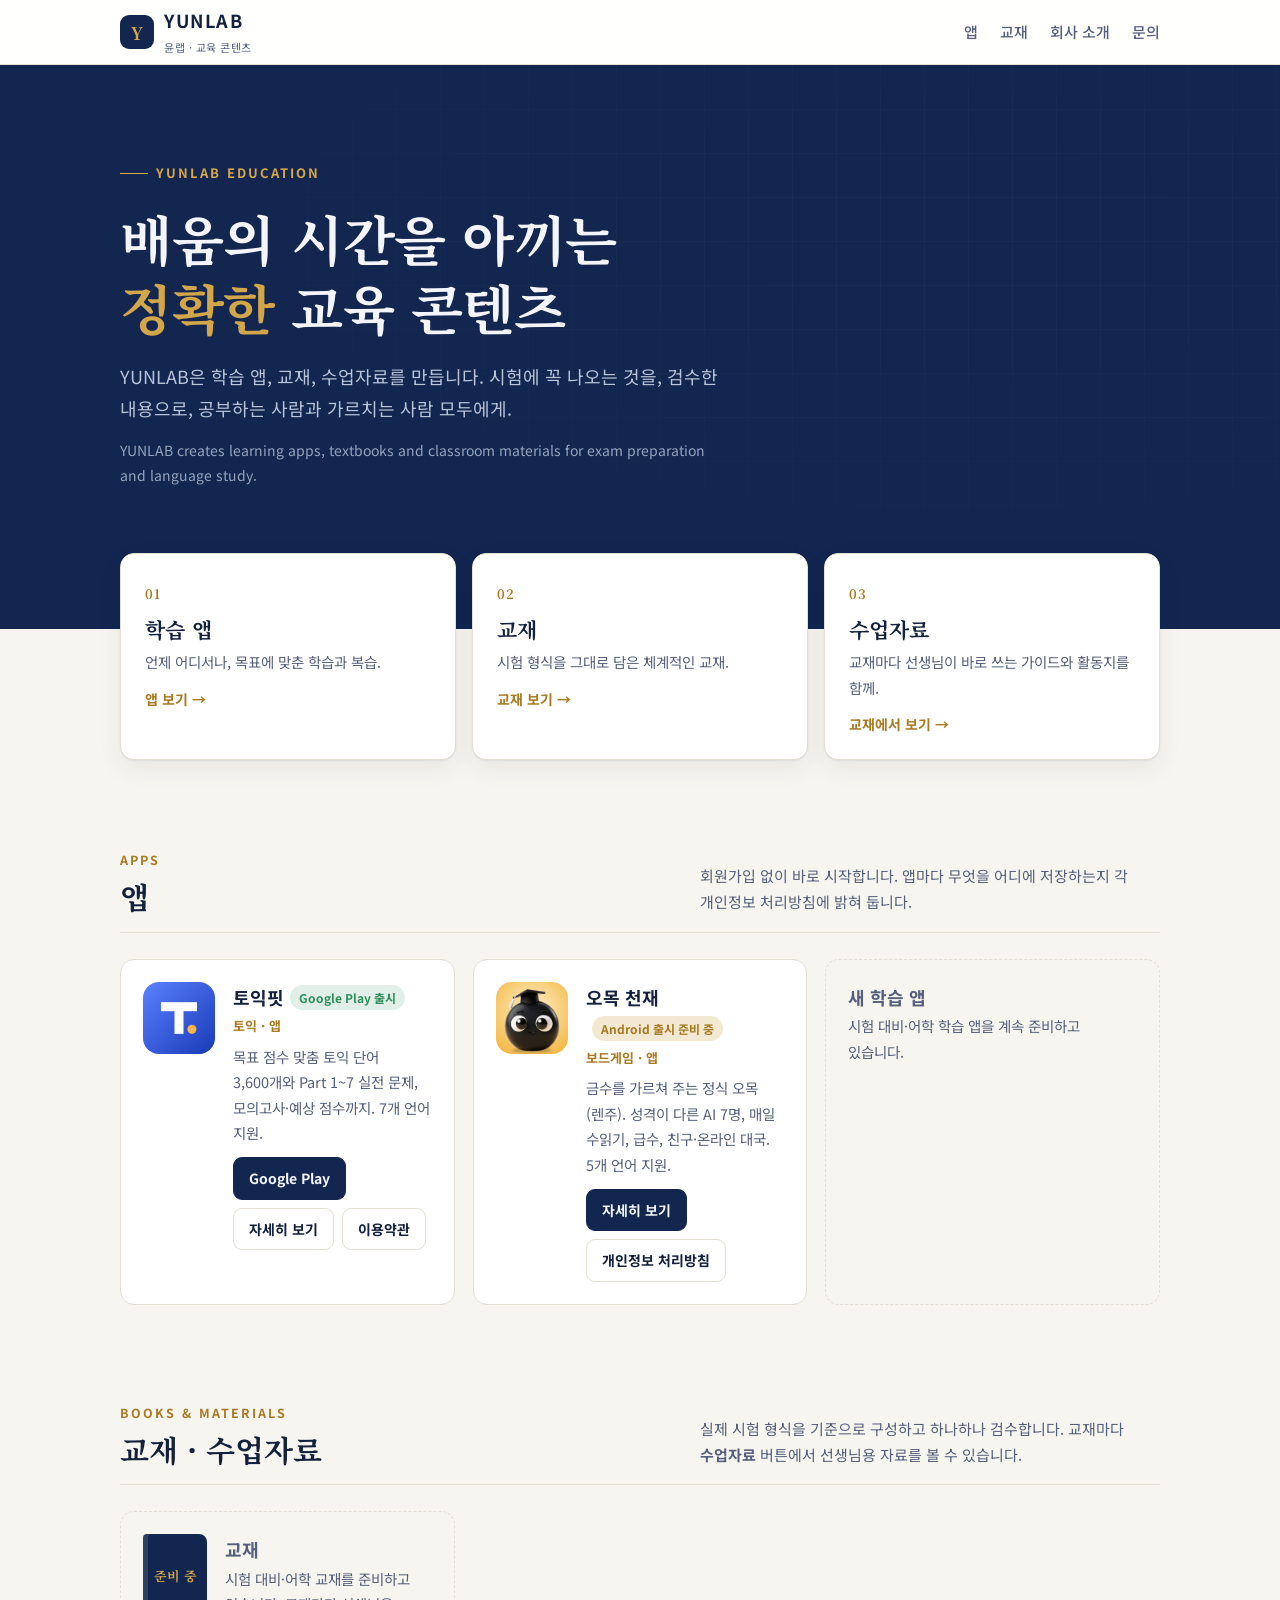
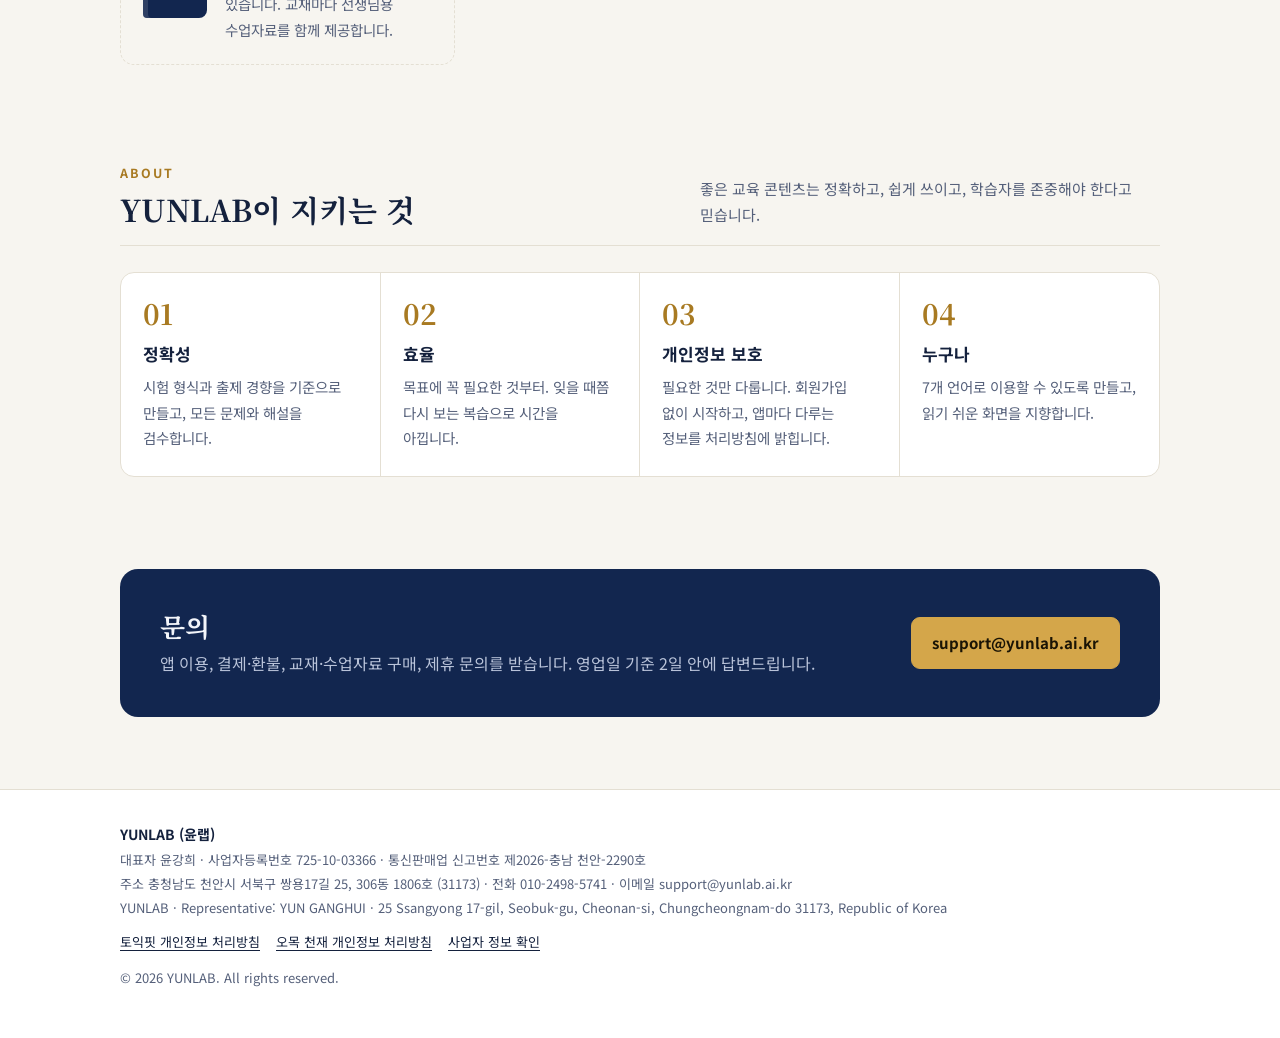
<file: index.html>
<!doctype html>
<html lang="ko">
<head>
<meta charset="utf-8" />
<meta name="viewport" content="width=device-width, initial-scale=1" />
<title>YUNLAB 윤랩 · 교육 콘텐츠</title>
<meta name="description" content="YUNLAB(윤랩)은 학습 앱, 교재, 수업자료를 만드는 교육 콘텐츠 회사입니다." />
<meta property="og:title" content="YUNLAB 윤랩" />
<meta property="og:description" content="배움의 시간을 아끼는 교육 콘텐츠 — 학습 앱 · 교재 · 수업자료" />
<link rel="icon" href="toeicfit/icon.png" />
<link rel="preconnect" href="https://fonts.googleapis.com" />
<link rel="preconnect" href="https://fonts.gstatic.com" crossorigin />
<link rel="stylesheet" href="https://fonts.googleapis.com/css2?family=Noto+Sans+KR:wght@400;500;700&family=Noto+Serif+KR:wght@600;700&display=swap" />
<link rel="stylesheet" href="site.css" />
</head>
<body>
<header class="top"><div class="wrap">
  <a class="brand" href="./"><span class="mark">Y</span><span><b>YUNLAB</b><small>윤랩 · 교육 콘텐츠</small></span></a>
  <nav><a href="#apps">앱</a><a href="#books">교재</a><a href="#about">회사 소개</a><a href="#contact">문의</a></nav>
</div></header>

<div class="hero"><div class="wrap">
  <span class="eyebrow">YUNLAB Education</span>
  <h1>배움의 시간을 아끼는<br /><em>정확한</em> 교육 콘텐츠</h1>
  <p class="lead">YUNLAB은 학습 앱, 교재, 수업자료를 만듭니다. 시험에 꼭 나오는 것을, 검수한 내용으로, 공부하는 사람과 가르치는 사람 모두에게.</p>
  <p class="en">YUNLAB creates learning apps, textbooks and classroom materials for exam preparation and language study.</p>
</div></div>

<main class="wrap">
  <div class="pillars">
    <a class="pillar" href="#apps"><span class="num">01</span><h3>학습 앱</h3><p>언제 어디서나, 목표에 맞춘 학습과 복습.</p><span class="go">앱 보기 →</span></a>
    <a class="pillar" href="#books"><span class="num">02</span><h3>교재</h3><p>시험 형식을 그대로 담은 체계적인 교재.</p><span class="go">교재 보기 →</span></a>
    <a class="pillar" href="#books"><span class="num">03</span><h3>수업자료</h3><p>교재마다 선생님이 바로 쓰는 가이드와 활동지를 함께.</p><span class="go">교재에서 보기 →</span></a>
  </div>

  <section class="block" id="apps">
    <div class="sec-head"><div><span class="kicker">Apps</span><h2>앱</h2></div><p>회원가입 없이 바로 시작합니다. 앱마다 무엇을 어디에 저장하는지 각 개인정보 처리방침에 밝혀 둡니다.</p></div>
    <div class="grid" data-list="apps"></div>
  </section>

  <section class="block" id="books">
    <div class="sec-head"><div><span class="kicker">Books &amp; Materials</span><h2>교재 · 수업자료</h2></div><p>실제 시험 형식을 기준으로 구성하고 하나하나 검수합니다. 교재마다 <b>수업자료</b> 버튼에서 선생님용 자료를 볼 수 있습니다.</p></div>
    <div class="grid" data-list="books"></div>
  </section>

  <section class="block" id="about">
    <div class="sec-head"><div><span class="kicker">About</span><h2>YUNLAB이 지키는 것</h2></div><p>좋은 교육 콘텐츠는 정확하고, 쉽게 쓰이고, 학습자를 존중해야 한다고 믿습니다.</p></div>
    <div class="values">
      <div class="value"><b>01</b><h3>정확성</h3><p>시험 형식과 출제 경향을 기준으로 만들고, 모든 문제와 해설을 검수합니다.</p></div>
      <div class="value"><b>02</b><h3>효율</h3><p>목표에 꼭 필요한 것부터. 잊을 때쯤 다시 보는 복습으로 시간을 아낍니다.</p></div>
      <div class="value"><b>03</b><h3>개인정보 보호</h3><p>필요한 것만 다룹니다. 회원가입 없이 시작하고, 앱마다 다루는 정보를 처리방침에 밝힙니다.</p></div>
      <div class="value"><b>04</b><h3>누구나</h3><p>7개 언어로 이용할 수 있도록 만들고, 읽기 쉬운 화면을 지향합니다.</p></div>
    </div>
  </section>

  <div class="contact" id="contact">
    <div><h2>문의</h2><p>앱 이용, 결제·환불, 교재·수업자료 구매, 제휴 문의를 받습니다. 영업일 기준 2일 안에 답변드립니다.</p></div>
    <a class="btn" href="mailto:support@yunlab.ai.kr">support@yunlab.ai.kr</a>
  </div>
</main>

<footer><div class="wrap">
  <div class="biz"><b>YUNLAB (윤랩)</b><br />
  대표자 윤강희 · 사업자등록번호 725-10-03366 · 통신판매업 신고번호 제2026-충남 천안-2290호<br />
  주소 충청남도 천안시 서북구 쌍용17길 25, 306동 1806호 (31173) · 전화 010-2498-5741 · 이메일 support@yunlab.ai.kr<br />
  YUNLAB · Representative: YUN GANGHUI · 25 Ssangyong 17-gil, Seobuk-gu, Cheonan-si, Chungcheongnam-do 31173, Republic of Korea</div>
  <div class="links"><a href="privacy.html">토익핏 개인정보 처리방침</a><a href="omok/privacy.html">오목 천재 개인정보 처리방침</a><a href="https://www.ftc.go.kr/bizCommPop.do?wrkr_no=7251003366" target="_blank" rel="noopener">사업자 정보 확인</a></div>
  <div class="copy">© 2026 YUNLAB. All rights reserved.</div>
</div></footer>

<noscript><p class="wrap">목록을 보려면 자바스크립트를 켜 주세요. <a href="toeicfit/">토익핏 소개</a> · <a href="omok/">오목 천재 소개</a></p></noscript>
<script src="catalog.js"></script>
<script src="render.js"></script>
</body>
</html>
</file>
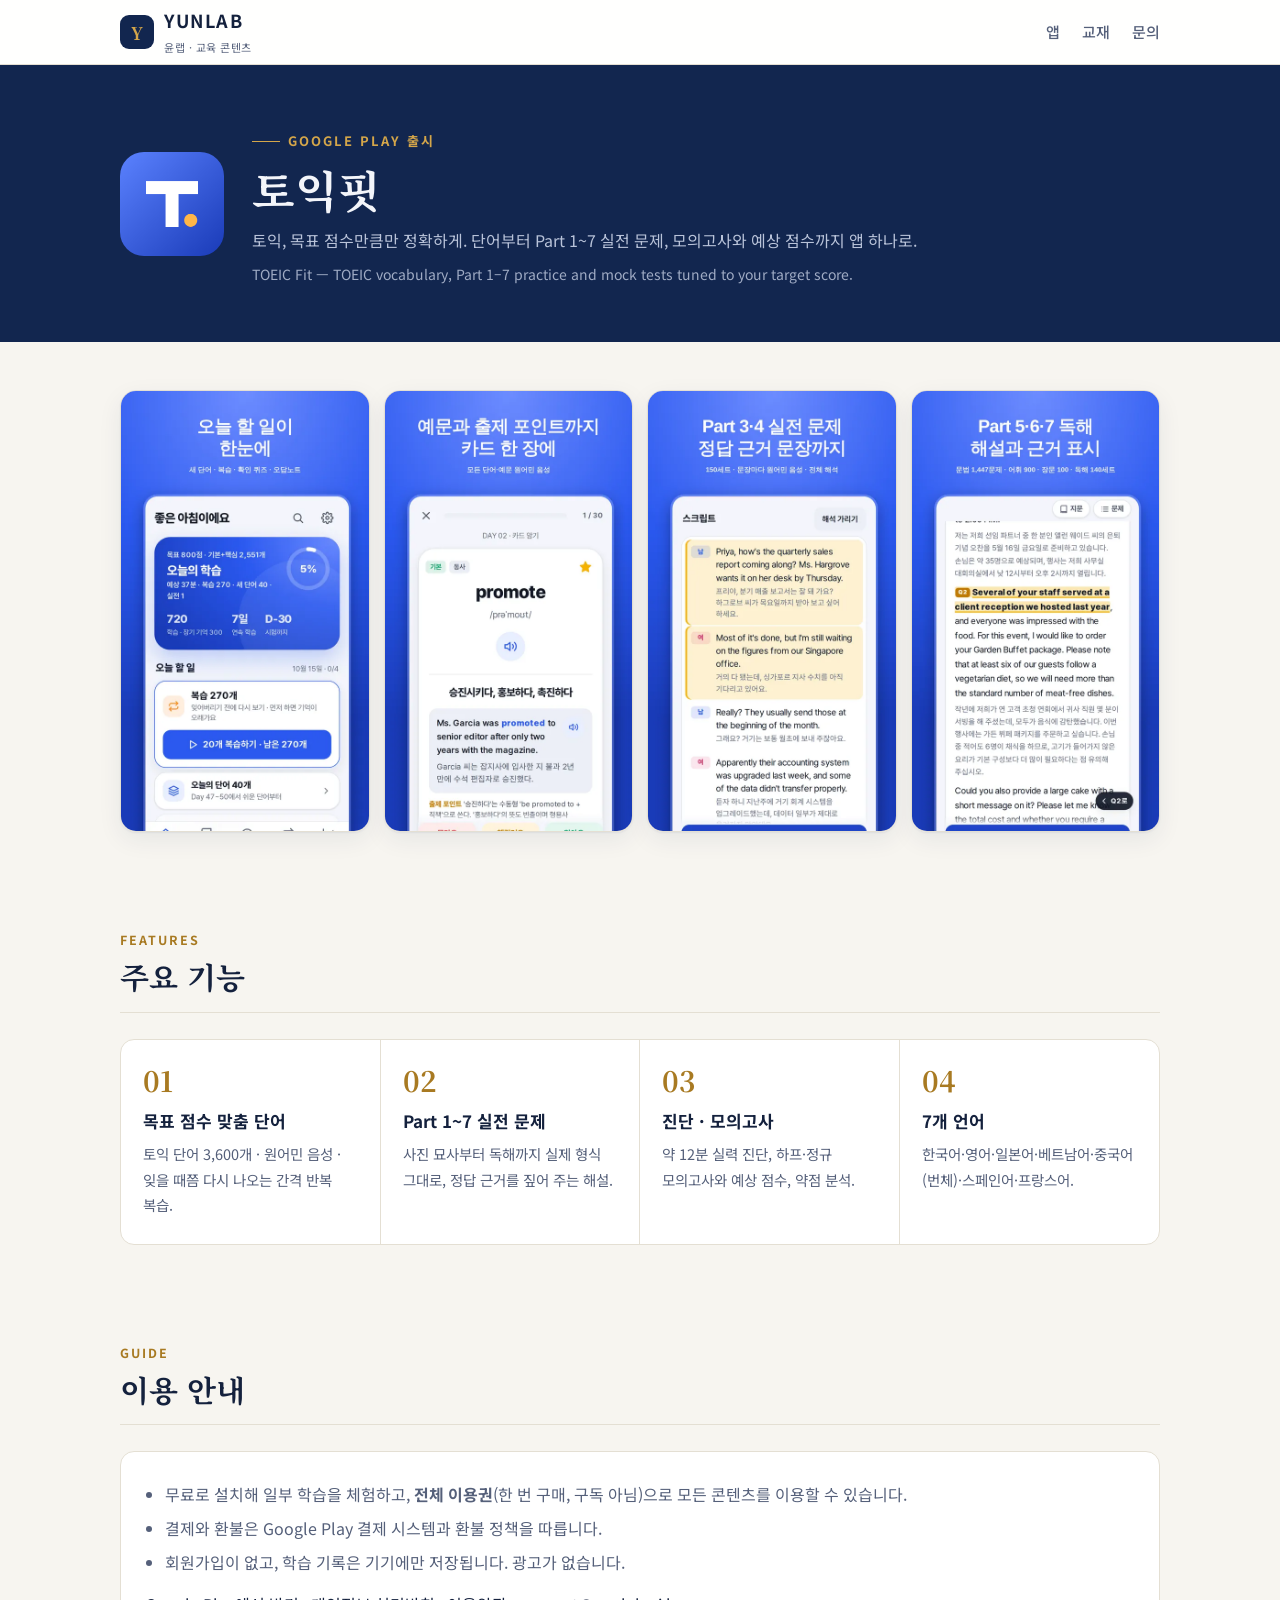
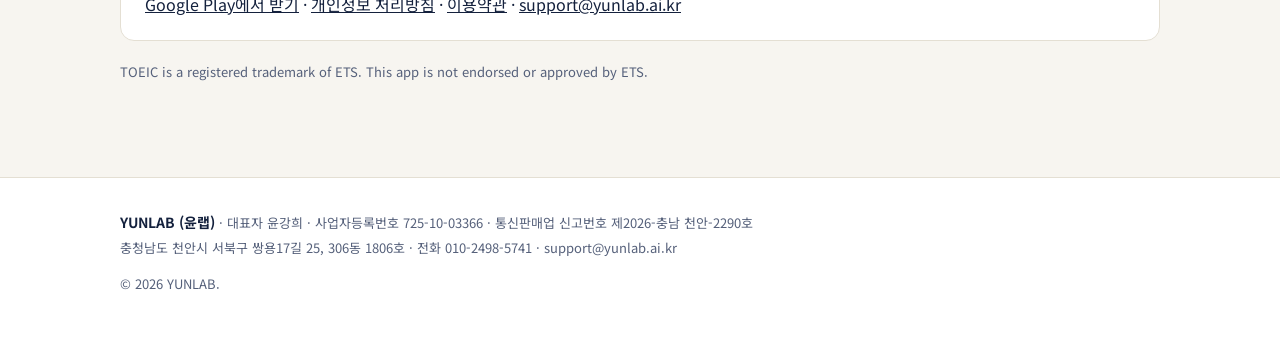
<file: toeicfit/index.html>
<!doctype html>
<html lang="ko">
<head>
<meta charset="utf-8" />
<meta name="viewport" content="width=device-width, initial-scale=1" />
<title>토익핏 · YUNLAB</title>
<meta name="description" content="목표 점수 맞춤 토익 단어·실전 문제·모의고사 앱, 토익핏." />
<link rel="icon" href="icon.png" />
<link rel="preconnect" href="https://fonts.googleapis.com" />
<link rel="preconnect" href="https://fonts.gstatic.com" crossorigin />
<link rel="stylesheet" href="https://fonts.googleapis.com/css2?family=Noto+Sans+KR:wght@400;500;700&family=Noto+Serif+KR:wght@600;700&display=swap" />
<link rel="stylesheet" href="../site.css" />
</head>
<body>
<header class="top"><div class="wrap">
  <a class="brand" href="../"><span class="mark">Y</span><span><b>YUNLAB</b><small>윤랩 · 교육 콘텐츠</small></span></a>
  <nav><a href="../#apps">앱</a><a href="../#books">교재</a><a href="../#contact">문의</a></nav>
</div></header>

<div class="page-hero"><div class="wrap">
  <img src="icon.png" alt="토익핏 아이콘" width="104" height="104" />
  <div>
    <span class="eyebrow">Google Play 출시</span>
    <h1>토익핏</h1>
    <p>토익, 목표 점수만큼만 정확하게. 단어부터 Part 1~7 실전 문제, 모의고사와 예상 점수까지 앱 하나로.</p>
    <p style="margin-top:8px;font-size:14px;opacity:.85">TOEIC Fit — TOEIC vocabulary, Part 1–7 practice and mock tests tuned to your target score.</p>
  </div>
</div></div>

<main class="wrap">
  <section class="block" style="padding-top:48px">
    <div class="shots">
      <img src="02-home.webp" alt="홈 화면: 오늘 할 일과 진행률" loading="lazy" width="540" height="960" />
      <img src="03-card.webp" alt="단어 카드 학습 화면" loading="lazy" width="540" height="960" />
      <img src="04-p3.webp" alt="Part 3 듣기 문제 화면" loading="lazy" width="540" height="960" />
      <img src="05-p7.webp" alt="Part 7 독해 문제 화면" loading="lazy" width="540" height="960" />
    </div>
  </section>

  <section class="block">
    <div class="sec-head"><div><span class="kicker">Features</span><h2>주요 기능</h2></div></div>
    <div class="values">
      <div class="value"><b>01</b><h3>목표 점수 맞춤 단어</h3><p>토익 단어 3,600개 · 원어민 음성 · 잊을 때쯤 다시 나오는 간격 반복 복습.</p></div>
      <div class="value"><b>02</b><h3>Part 1~7 실전 문제</h3><p>사진 묘사부터 독해까지 실제 형식 그대로, 정답 근거를 짚어 주는 해설.</p></div>
      <div class="value"><b>03</b><h3>진단 · 모의고사</h3><p>약 12분 실력 진단, 하프·정규 모의고사와 예상 점수, 약점 분석.</p></div>
      <div class="value"><b>04</b><h3>7개 언어</h3><p>한국어·영어·일본어·베트남어·중국어(번체)·스페인어·프랑스어.</p></div>
    </div>
  </section>

  <section class="block">
    <div class="sec-head"><div><span class="kicker">Guide</span><h2>이용 안내</h2></div></div>
    <div class="note">
      <ul>
        <li>무료로 설치해 일부 학습을 체험하고, <b>전체 이용권</b>(한 번 구매, 구독 아님)으로 모든 콘텐츠를 이용할 수 있습니다.</li>
        <li>결제와 환불은 Google Play 결제 시스템과 환불 정책을 따릅니다.</li>
        <li>회원가입이 없고, 학습 기록은 기기에만 저장됩니다. 광고가 없습니다.</li>
      </ul>
      <p style="margin:14px 0 0"><a href="https://play.google.com/store/apps/details?id=com.toeicfit.app">Google Play에서 받기</a> · <a href="../privacy.html">개인정보 처리방침</a> · <a href="terms.html">이용약관</a> · <a href="mailto:support@yunlab.ai.kr">support@yunlab.ai.kr</a></p>
    </div>
    <p class="fine">TOEIC is a registered trademark of ETS. This app is not endorsed or approved by ETS.</p>
  </section>
</main>

<footer><div class="wrap">
  <div class="biz"><b>YUNLAB (윤랩)</b> · 대표자 윤강희 · 사업자등록번호 725-10-03366 · 통신판매업 신고번호 제2026-충남 천안-2290호<br />
  충청남도 천안시 서북구 쌍용17길 25, 306동 1806호 · 전화 010-2498-5741 · support@yunlab.ai.kr</div>
  <div class="copy">© 2026 YUNLAB.</div>
</div></footer>
</body>
</html>
</file>
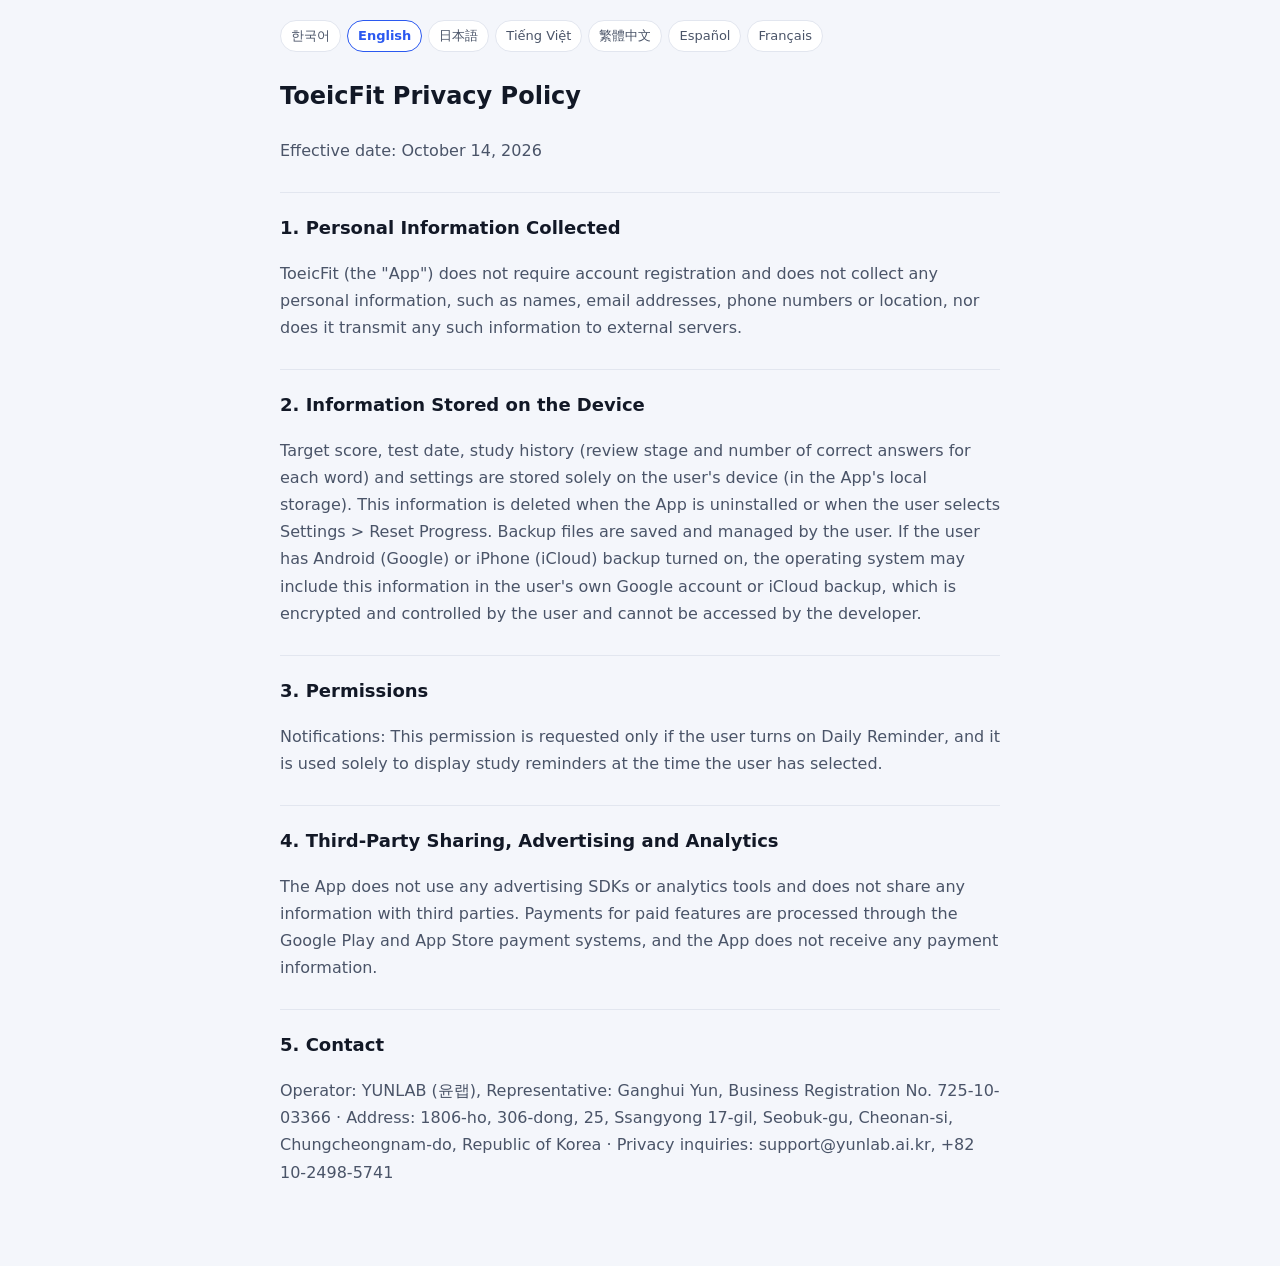
<file: privacy.html>
<!doctype html>
<html lang="ko">
<head>
<meta charset="utf-8" />
<meta name="viewport" content="width=device-width, initial-scale=1" />
<title>ToeicFit · Privacy Policy · 개인정보 처리방침</title>
<style>
  :root { --bg: #f4f6fb; --fg: #121826; --muted: #4a5468; --line: #e2e6ef; --chip: #fff; --brand: #2b59f0; color-scheme: light; }
  @media (prefers-color-scheme: dark) { :root { --bg: #0d1117; --fg: #edf1f7; --muted: #aab3c3; --line: #262e3b; --chip: #161b22; --brand: #6d8dff; color-scheme: dark; } }
  body { margin: 0; background: var(--bg); color: var(--fg); font: 16px/1.7 -apple-system, "Apple SD Gothic Neo", "Malgun Gothic", "Hiragino Sans", "PingFang TC", system-ui, sans-serif; word-break: keep-all; overflow-wrap: break-word; }
  main { max-width: 720px; margin: 0 auto; padding: 20px 20px 64px; }
  nav { display: flex; flex-wrap: wrap; gap: 6px; }
  nav button { font: inherit; font-size: 13px; padding: 4px 10px; border-radius: 99px; border: 1px solid var(--line); background: var(--chip); color: var(--muted); cursor: pointer; }
  nav button[aria-pressed="true"] { border-color: var(--brand); color: var(--brand); font-weight: 700; }
  h1 { font-size: 24px; margin-top: 24px; } h2 { font-size: 18px; margin-top: 28px; border-top: 1px solid var(--line); padding-top: 20px; }
  p { color: var(--muted); }
</style>
</head>
<body>
<main>
<nav><button type="button" data-pick="ko" lang="ko">한국어</button><button type="button" data-pick="en" lang="en">English</button><button type="button" data-pick="ja" lang="ja">日本語</button><button type="button" data-pick="vi" lang="vi">Tiếng Việt</button><button type="button" data-pick="zh-TW" lang="zh-TW">繁體中文</button><button type="button" data-pick="es" lang="es">Español</button><button type="button" data-pick="fr" lang="fr">Français</button></nav>
<section lang="ko" data-l="ko" hidden>
  <h1>토익핏 개인정보 처리방침</h1>
  <p>시행일: 2026년 10월 14일</p>
  <h2>1. 수집하는 개인정보</h2>
  <p>토익핏(이하 "앱")은 회원가입이 없으며, 이름·이메일·전화번호·위치 등 어떤 개인정보도 수집하거나 외부 서버로 전송하지 않습니다.</p>
  <h2>2. 기기에 저장되는 정보</h2>
  <p>목표 점수, 시험일, 학습 기록(단어별 복습 단계·정답 수), 설정은 사용자의 기기 안(앱 저장소)에만 저장됩니다. 앱을 삭제하거나 설정 &gt; 학습 기록 초기화를 누르면 지워집니다. 백업 파일은 사용자가 직접 저장·관리합니다. 사용자가 기기의 Android(Google) 또는 iPhone(iCloud) 백업을 켜 둔 경우 운영체제가 이 정보를 사용자 본인의 Google 계정 또는 iCloud 백업에 포함할 수 있으며, 이 백업은 암호화되어 사용자가 직접 관리하고 개발자는 접근할 수 없습니다.</p>
  <h2>3. 권한</h2>
  <p>알림: 사용자가 '매일 학습 알림'을 켠 경우에만 요청하며, 정한 시간에 학습 알림을 표시하는 데만 사용합니다.</p>
  <h2>4. 제3자 제공 · 광고 · 분석</h2>
  <p>앱은 광고 SDK와 분석 도구를 사용하지 않으며, 어떤 정보도 제3자에게 제공하지 않습니다. 유료 기능 결제는 Google Play·App Store의 결제 시스템을 통해 처리되며, 앱은 결제 정보를 받지 않습니다.</p>
  <h2>5. 문의</h2>
  <p>운영자: 윤랩(대표 윤강희, 사업자등록번호 725-10-03366) · 주소: 충청남도 천안시 서북구 쌍용17길 25, 306동 1806호 · 개인정보 관련 문의: support@yunlab.ai.kr, 010-2498-5741</p>
</section>
<section lang="en" data-l="en" hidden>
  <h1>ToeicFit Privacy Policy</h1>
  <p>Effective date: October 14, 2026</p>
  <h2>1. Personal Information Collected</h2>
  <p>ToeicFit (the "App") does not require account registration and does not collect any personal information, such as names, email addresses, phone numbers or location, nor does it transmit any such information to external servers.</p>
  <h2>2. Information Stored on the Device</h2>
  <p>Target score, test date, study history (review stage and number of correct answers for each word) and settings are stored solely on the user's device (in the App's local storage). This information is deleted when the App is uninstalled or when the user selects Settings &gt; Reset Progress. Backup files are saved and managed by the user. If the user has Android (Google) or iPhone (iCloud) backup turned on, the operating system may include this information in the user's own Google account or iCloud backup, which is encrypted and controlled by the user and cannot be accessed by the developer.</p>
  <h2>3. Permissions</h2>
  <p>Notifications: This permission is requested only if the user turns on Daily Reminder, and it is used solely to display study reminders at the time the user has selected.</p>
  <h2>4. Third-Party Sharing, Advertising and Analytics</h2>
  <p>The App does not use any advertising SDKs or analytics tools and does not share any information with third parties. Payments for paid features are processed through the Google Play and App Store payment systems, and the App does not receive any payment information.</p>
  <h2>5. Contact</h2>
  <p>Operator: YUNLAB (윤랩), Representative: Ganghui Yun, Business Registration No. 725-10-03366 · Address: 1806-ho, 306-dong, 25, Ssangyong 17-gil, Seobuk-gu, Cheonan-si, Chungcheongnam-do, Republic of Korea · Privacy inquiries: support@yunlab.ai.kr, +82 10-2498-5741</p>
</section>
<section lang="ja" data-l="ja" hidden>
  <h1>トイックフィット プライバシーポリシー</h1>
  <p>施行日：2026年10月14日</p>
  <h2>1. 収集する個人情報</h2>
  <p>トイックフィット（以下「本アプリ」）には会員登録がなく、氏名・メールアドレス・電話番号・位置情報など、いかなる個人情報も収集せず、外部のサーバーへ送信することもありません。</p>
  <h2>2. 端末に保存される情報</h2>
  <p>目標スコア、受験日、学習記録（単語ごとの復習段階・正解数）および設定は、ユーザーの端末内（アプリのストレージ）にのみ保存されます。これらの情報は、本アプリを削除するか、［設定］&gt;［学習記録をリセット］を実行すると消去されます。バックアップファイルは、ユーザーご自身で保存・管理していただくものとします。ユーザーが端末のAndroid（Google）またはiPhone（iCloud）のバックアップをオンにしている場合、OSがこれらの情報をユーザーご本人のGoogleアカウントまたはiCloudのバックアップに含めることがありますが、このバックアップは暗号化されてユーザーご自身が管理するものであり、開発者はアクセスできません。</p>
  <h2>3. 権限</h2>
  <p>通知：ユーザーが「毎日の学習リマインダー」をオンにした場合にのみ許可を求め、設定された時刻に学習のお知らせを表示する目的にのみ使用します。</p>
  <h2>4. 第三者提供・広告・分析</h2>
  <p>本アプリは広告SDKおよび分析ツールを使用しておらず、いかなる情報も第三者に提供しません。有料機能の決済はGoogle Play・App Storeの決済システムを通じて処理され、本アプリが決済情報を受け取ることはありません。</p>
  <h2>5. お問い合わせ</h2>
  <p>運営者：YUNLAB (윤랩)、代表者：Ganghui Yun、事業者登録番号 725-10-03366 · 所在地：1806-ho, 306-dong, 25, Ssangyong 17-gil, Seobuk-gu, Cheonan-si, Chungcheongnam-do, Republic of Korea · 個人情報に関するお問い合わせ：support@yunlab.ai.kr、+82 10-2498-5741</p>
</section>
<section lang="vi" data-l="vi" hidden>
  <h1>Chính sách quyền riêng tư của ToeicFit</h1>
  <p>Ngày hiệu lực: ngày 14 tháng 10 năm 2026</p>
  <h2>1. Thông tin cá nhân được thu thập</h2>
  <p>ToeicFit (sau đây gọi là "Ứng dụng") không yêu cầu đăng ký tài khoản và không thu thập hay gửi bất kỳ thông tin cá nhân nào, bao gồm họ tên, email, số điện thoại hoặc vị trí, đến máy chủ bên ngoài.</p>
  <h2>2. Thông tin được lưu trên thiết bị</h2>
  <p>Điểm mục tiêu, ngày thi, dữ liệu học tập (giai đoạn ôn tập và số câu trả lời đúng của từng từ) và các thiết lập chỉ được lưu trong thiết bị của người dùng (bộ nhớ của Ứng dụng). Các dữ liệu này sẽ bị xóa khi người dùng gỡ cài đặt Ứng dụng hoặc chọn Cài đặt &gt; Xóa dữ liệu học. Tệp sao lưu do người dùng tự lưu và quản lý. Nếu người dùng bật sao lưu Android (Google) hoặc iPhone (iCloud) trên thiết bị, hệ điều hành có thể đưa các thông tin này vào bản sao lưu trong tài khoản Google hoặc iCloud của chính người dùng; bản sao lưu này được mã hóa, do người dùng quản lý và nhà phát triển không thể truy cập.</p>
  <h2>3. Quyền truy cập</h2>
  <p>Thông báo: Ứng dụng chỉ yêu cầu quyền này khi người dùng bật "Nhắc học hằng ngày" và chỉ sử dụng để hiển thị lời nhắc học vào thời gian đã chọn.</p>
  <h2>4. Cung cấp cho bên thứ ba · Quảng cáo · Phân tích</h2>
  <p>Ứng dụng không sử dụng SDK quảng cáo hay công cụ phân tích và không cung cấp bất kỳ thông tin nào cho bên thứ ba. Việc thanh toán cho tính năng trả phí được xử lý qua hệ thống thanh toán của Google Play và App Store; Ứng dụng không nhận thông tin thanh toán.</p>
  <h2>5. Liên hệ</h2>
  <p>Đơn vị vận hành: YUNLAB (윤랩), người đại diện: Ganghui Yun, mã số đăng ký kinh doanh 725-10-03366 · Địa chỉ: 1806-ho, 306-dong, 25, Ssangyong 17-gil, Seobuk-gu, Cheonan-si, Chungcheongnam-do, Republic of Korea · Liên hệ về quyền riêng tư: support@yunlab.ai.kr, +82 10-2498-5741</p>
</section>
<section lang="zh-TW" data-l="zh-TW" hidden>
  <h1>ToeicFit 隱私權政策</h1>
  <p>生效日期：2026年10月14日</p>
  <h2>1. 蒐集之個人資料</h2>
  <p>ToeicFit（以下稱「本App」）無須註冊會員，亦不蒐集任何個人資料（包括姓名、電子郵件、電話號碼、位置等），也不會將任何個人資料傳送至外部伺服器。</p>
  <h2>2. 儲存於裝置之資訊</h2>
  <p>目標分數、考試日期、學習紀錄（各單字之複習階段、答對次數）及設定，僅儲存於使用者裝置內（App儲存空間）。刪除本App或執行「設定 &gt; 重設學習紀錄」後，上述資料即會刪除。備份檔由使用者自行儲存與管理。若使用者在裝置上開啟Android（Google）或iPhone（iCloud）備份，作業系統可能會將上述資料納入使用者本人的Google帳戶或iCloud備份；該備份經過加密並由使用者自行管理，開發者無法存取。</p>
  <h2>3. 權限</h2>
  <p>通知：僅於使用者開啟「每日學習提醒」時要求此權限，且僅用於在使用者指定的時間顯示學習提醒。</p>
  <h2>4. 第三方提供・廣告・分析</h2>
  <p>本App未使用任何廣告SDK或分析工具，亦不會向第三方提供任何資訊。付費功能之付款係透過Google Play及App Store之付款系統處理，本App不會取得任何付款資訊。</p>
  <h2>5. 聯絡方式</h2>
  <p>營運者：YUNLAB (윤랩)，負責人：Ganghui Yun，營業登記號碼 725-10-03366 · 地址：1806-ho, 306-dong, 25, Ssangyong 17-gil, Seobuk-gu, Cheonan-si, Chungcheongnam-do, Republic of Korea · 隱私權相關聯絡：support@yunlab.ai.kr、+82 10-2498-5741</p>
</section>
<section lang="es" data-l="es" hidden>
  <h1>Política de privacidad de ToeicFit</h1>
  <p>Fecha de entrada en vigor: 14 de octubre de 2026</p>
  <h2>1. Información personal que recopilamos</h2>
  <p>ToeicFit (en adelante, "la app") no requiere registro y no recopila ni envía a servidores externos ningún dato personal, como nombre, correo electrónico, número de teléfono o ubicación.</p>
  <h2>2. Información almacenada en el dispositivo</h2>
  <p>El puntaje objetivo, la fecha del examen, el historial de estudio (etapa de repaso y número de aciertos de cada palabra) y la configuración se guardan únicamente en tu dispositivo (almacenamiento de la app). Esta información se elimina al desinstalar la app o al seleccionar Ajustes &gt; Borrar progreso. Los archivos de respaldo los guardas y administras tú mismo. Si tienes activada la copia de seguridad de Android (Google) o de iPhone (iCloud), el sistema operativo puede incluir esta información en la copia de seguridad de tu propia cuenta de Google o de iCloud, que está cifrada, la controlas tú y a la que el desarrollador no puede acceder.</p>
  <h2>3. Permisos</h2>
  <p>Notificaciones: se solicitan solo si activas el Recordatorio diario y se usan únicamente para mostrar ese recordatorio a la hora que elijas.</p>
  <h2>4. Terceros, publicidad y análisis</h2>
  <p>La app no utiliza SDK de publicidad ni herramientas de análisis, y no comparte ninguna información con terceros. Los pagos de las funciones de pago se procesan mediante el sistema de pagos de Google Play o del App Store; la app no recibe tu información de pago.</p>
  <h2>5. Contacto</h2>
  <p>Responsable: YUNLAB (윤랩), representante: Ganghui Yun, n.º de registro empresarial 725-10-03366 · Dirección: 1806-ho, 306-dong, 25, Ssangyong 17-gil, Seobuk-gu, Cheonan-si, Chungcheongnam-do, Republic of Korea · Consultas sobre privacidad: support@yunlab.ai.kr, +82 10-2498-5741</p>
</section>
<section lang="fr" data-l="fr" hidden>
  <h1>Politique de confidentialité de ToeicFit</h1>
  <p>Date d'entrée en vigueur : 14 octobre 2026</p>
  <h2>1. Données personnelles collectées</h2>
  <p>ToeicFit (ci-après « l'application ») ne nécessite aucune inscription et ne collecte ni ne transmet à un serveur externe aucune donnée personnelle, telle que le nom, l'adresse e-mail, le numéro de téléphone ou la localisation.</p>
  <h2>2. Informations enregistrées sur l'appareil</h2>
  <p>Le score visé, la date d'examen, l'historique d'apprentissage (étape de révision et nombre de bonnes réponses pour chaque mot) et les paramètres sont enregistrés uniquement sur l'appareil de l'utilisateur (stockage de l'application). Ils sont effacés lors de la désinstallation de l'application ou via Paramètres &gt; Réinitialiser la progression. Les fichiers de sauvegarde sont enregistrés et gérés par l'utilisateur lui-même. Si l'utilisateur a activé la sauvegarde Android (Google) ou iPhone (iCloud), le système d'exploitation peut inclure ces informations dans la sauvegarde de son propre compte Google ou iCloud, chiffrée et contrôlée par l'utilisateur, à laquelle le développeur n'a pas accès.</p>
  <h2>3. Autorisations</h2>
  <p>Notifications : l'autorisation n'est demandée que si l'utilisateur active le « Rappel quotidien » et sert uniquement à afficher un rappel d'étude à l'heure choisie.</p>
  <h2>4. Communication à des tiers, publicité et mesure d'audience</h2>
  <p>L'application n'utilise aucun SDK publicitaire ni outil d'analyse et ne communique aucune information à des tiers. Le paiement des fonctionnalités payantes est traité par le système de paiement de Google Play ou de l'App Store ; l'application ne reçoit aucune donnée de paiement.</p>
  <h2>5. Contact</h2>
  <p>Éditeur : YUNLAB (윤랩), représentant : Ganghui Yun, n° d’immatriculation 725-10-03366 · Adresse : 1806-ho, 306-dong, 25, Ssangyong 17-gil, Seobuk-gu, Cheonan-si, Chungcheongnam-do, Republic of Korea · Questions relatives à la vie privée : support@yunlab.ai.kr, +82 10-2498-5741</p>
</section>
</main>
<script>
(function () {
  var have = ["ko","en","ja","vi","zh-TW","es","fr"];
  function norm(x) {
    if (!x) return "";
    x = String(x);
    if (have.indexOf(x) >= 0) return x;
    var b = x.toLowerCase();
    if (b.indexOf("zh") === 0) return /tw|hk|mo|hant/.test(b) ? "zh-TW" : "";
    b = b.split("-")[0];
    return have.indexOf(b) >= 0 ? b : "";
  }
  var pick = "";
  try { pick = norm(new URLSearchParams(location.search).get("lang")); } catch (e) {}
  if (!pick) try { var st = JSON.parse(localStorage.getItem("toeicfit.v1") || "{}").settings; pick = norm(st && st.lang); } catch (e) {}
  if (!pick) { var ls = navigator.languages || [navigator.language]; for (var i = 0; i < ls.length && !pick; i++) pick = norm(ls[i]); }
  function show(l) {
    document.documentElement.lang = l;
    [].forEach.call(document.querySelectorAll("section[data-l]"), function (s) { s.hidden = s.getAttribute("data-l") !== l; });
    [].forEach.call(document.querySelectorAll("[data-pick]"), function (b) { b.setAttribute("aria-pressed", b.getAttribute("data-pick") === l ? "true" : "false"); });
  }
  [].forEach.call(document.querySelectorAll("[data-pick]"), function (b) { b.addEventListener("click", function () { show(b.getAttribute("data-pick")); }); });
  show(pick || "ko");
})();
</script>
<noscript><style>section[data-l] { display: block !important; }</style></noscript>
</body>
</html>
</file>
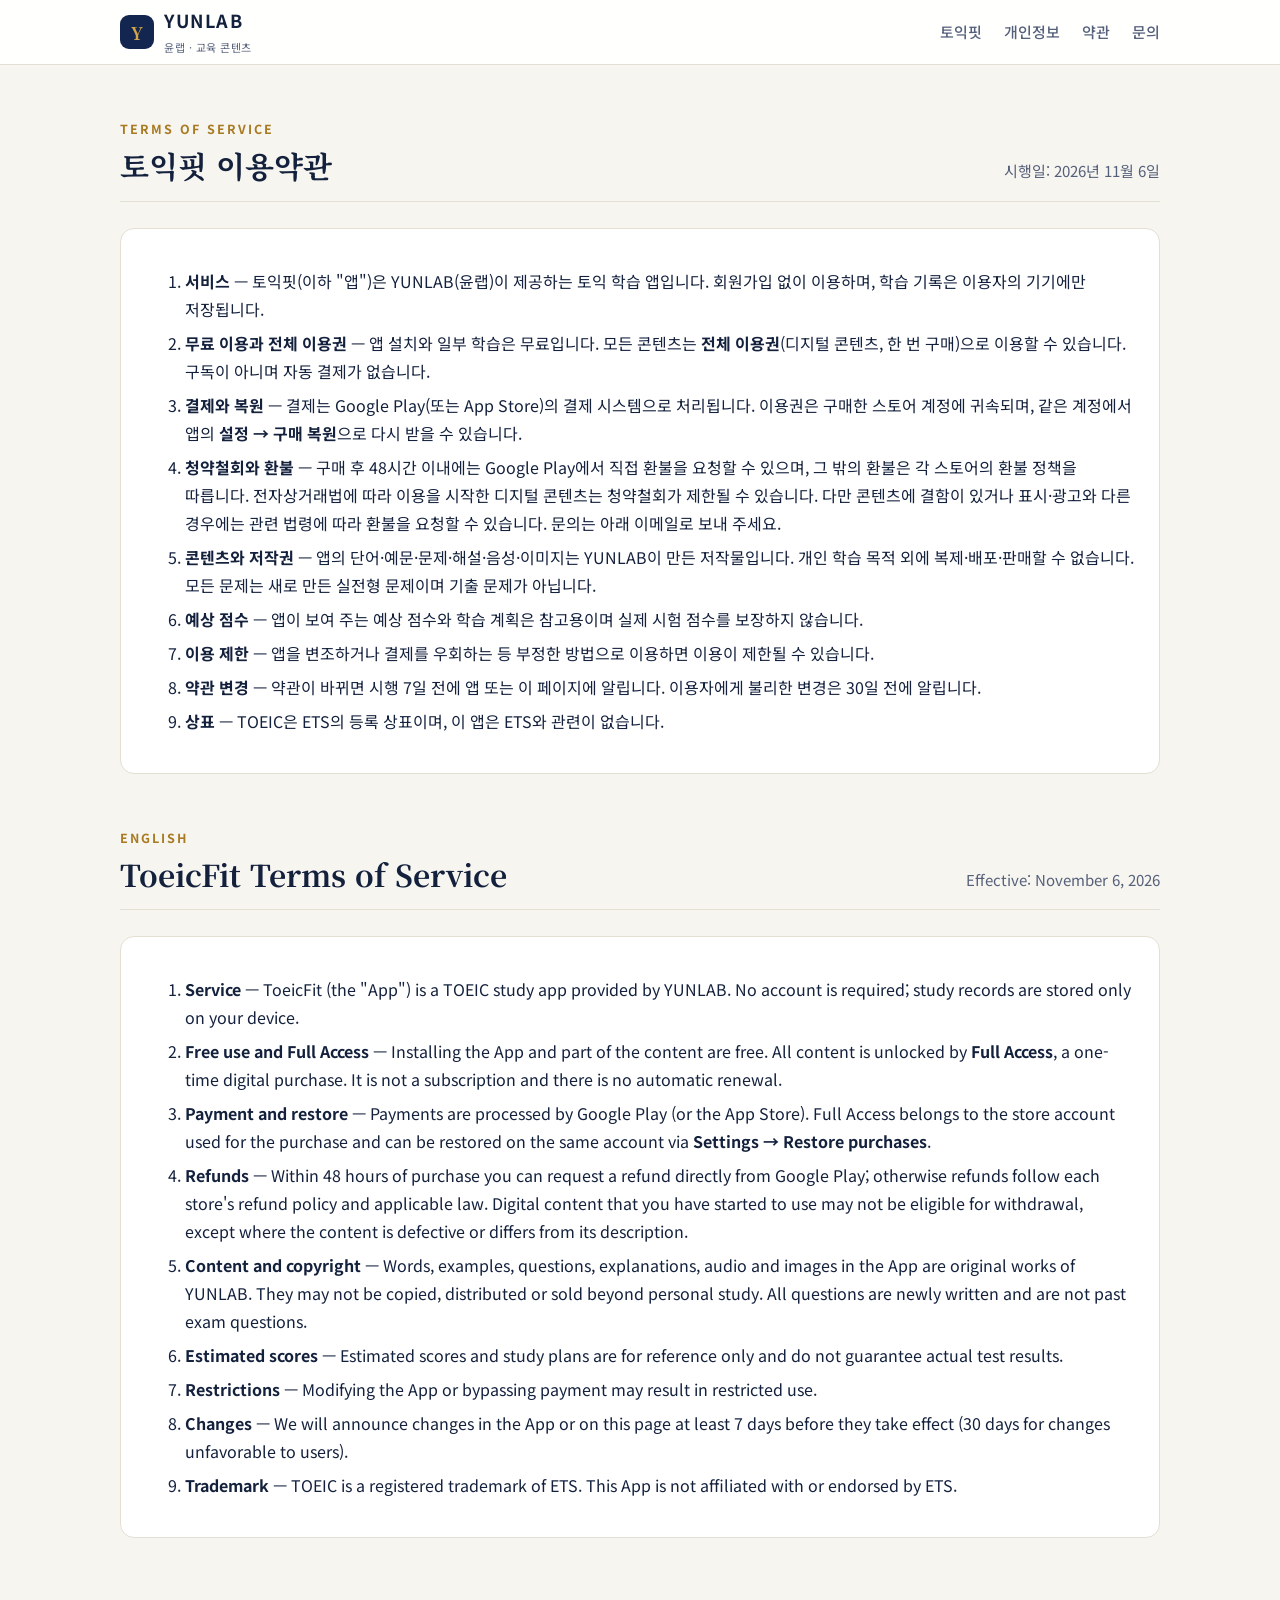
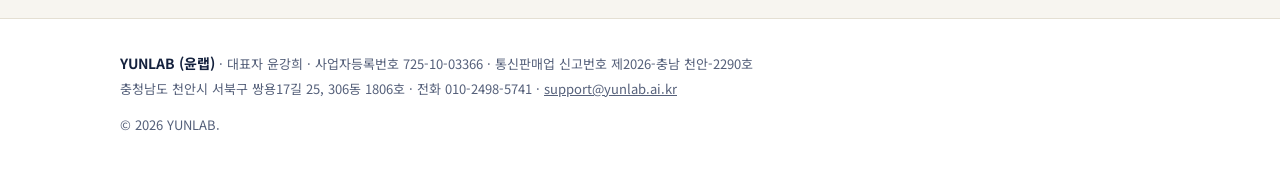
<file: toeicfit/terms.html>
<!doctype html>
<html lang="ko">
<head>
<meta charset="utf-8" />
<meta name="viewport" content="width=device-width, initial-scale=1" />
<title>이용약관 · 토익핏</title>
<meta name="description" content="토익핏 이용약관 / ToeicFit Terms of Service" />
<link rel="icon" href="icon.png" />
<link rel="preconnect" href="https://fonts.googleapis.com" />
<link rel="preconnect" href="https://fonts.gstatic.com" crossorigin />
<link rel="stylesheet" href="https://fonts.googleapis.com/css2?family=Noto+Sans+KR:wght@400;500;700&family=Noto+Serif+KR:wght@600;700&display=swap" />
<link rel="stylesheet" href="../site.css" />
</head>
<body>
<header class="top"><div class="wrap">
  <a class="brand" href="../"><span class="mark">Y</span><span><b>YUNLAB</b><small>윤랩 · 교육 콘텐츠</small></span></a>
  <nav><a href="./">토익핏</a><a href="../privacy.html">개인정보</a><a href="terms.html">약관</a><a href="../#contact">문의</a></nav>
</div></header>

<main class="wrap">
  <section class="block" style="padding-top:48px">
    <div class="sec-head"><div><span class="kicker">Terms of Service</span><h2>토익핏 이용약관</h2></div><p>시행일: 2026년 11월 6일</p></div>
    <div class="note">
      <ol>
        <li><b>서비스</b> — 토익핏(이하 "앱")은 YUNLAB(윤랩)이 제공하는 토익 학습 앱입니다. 회원가입 없이 이용하며, 학습 기록은 이용자의 기기에만 저장됩니다.</li>
        <li><b>무료 이용과 전체 이용권</b> — 앱 설치와 일부 학습은 무료입니다. 모든 콘텐츠는 <b>전체 이용권</b>(디지털 콘텐츠, 한 번 구매)으로 이용할 수 있습니다. 구독이 아니며 자동 결제가 없습니다.</li>
        <li><b>결제와 복원</b> — 결제는 Google Play(또는 App Store)의 결제 시스템으로 처리됩니다. 이용권은 구매한 스토어 계정에 귀속되며, 같은 계정에서 앱의 <b>설정 → 구매 복원</b>으로 다시 받을 수 있습니다.</li>
        <li><b>청약철회와 환불</b> — 구매 후 48시간 이내에는 Google Play에서 직접 환불을 요청할 수 있으며, 그 밖의 환불은 각 스토어의 환불 정책을 따릅니다. 전자상거래법에 따라 이용을 시작한 디지털 콘텐츠는 청약철회가 제한될 수 있습니다. 다만 콘텐츠에 결함이 있거나 표시·광고와 다른 경우에는 관련 법령에 따라 환불을 요청할 수 있습니다. 문의는 아래 이메일로 보내 주세요.</li>
        <li><b>콘텐츠와 저작권</b> — 앱의 단어·예문·문제·해설·음성·이미지는 YUNLAB이 만든 저작물입니다. 개인 학습 목적 외에 복제·배포·판매할 수 없습니다. 모든 문제는 새로 만든 실전형 문제이며 기출 문제가 아닙니다.</li>
        <li><b>예상 점수</b> — 앱이 보여 주는 예상 점수와 학습 계획은 참고용이며 실제 시험 점수를 보장하지 않습니다.</li>
        <li><b>이용 제한</b> — 앱을 변조하거나 결제를 우회하는 등 부정한 방법으로 이용하면 이용이 제한될 수 있습니다.</li>
        <li><b>약관 변경</b> — 약관이 바뀌면 시행 7일 전에 앱 또는 이 페이지에 알립니다. 이용자에게 불리한 변경은 30일 전에 알립니다.</li>
        <li><b>상표</b> — TOEIC은 ETS의 등록 상표이며, 이 앱은 ETS와 관련이 없습니다.</li>
      </ol>
    </div>
  </section>

  <section class="block" style="padding-top:40px">
    <div class="sec-head"><div><span class="kicker">English</span><h2>ToeicFit Terms of Service</h2></div><p>Effective: November 6, 2026</p></div>
    <div class="note">
      <ol>
        <li><b>Service</b> — ToeicFit (the "App") is a TOEIC study app provided by YUNLAB. No account is required; study records are stored only on your device.</li>
        <li><b>Free use and Full Access</b> — Installing the App and part of the content are free. All content is unlocked by <b>Full Access</b>, a one-time digital purchase. It is not a subscription and there is no automatic renewal.</li>
        <li><b>Payment and restore</b> — Payments are processed by Google Play (or the App Store). Full Access belongs to the store account used for the purchase and can be restored on the same account via <b>Settings → Restore purchases</b>.</li>
        <li><b>Refunds</b> — Within 48 hours of purchase you can request a refund directly from Google Play; otherwise refunds follow each store's refund policy and applicable law. Digital content that you have started to use may not be eligible for withdrawal, except where the content is defective or differs from its description.</li>
        <li><b>Content and copyright</b> — Words, examples, questions, explanations, audio and images in the App are original works of YUNLAB. They may not be copied, distributed or sold beyond personal study. All questions are newly written and are not past exam questions.</li>
        <li><b>Estimated scores</b> — Estimated scores and study plans are for reference only and do not guarantee actual test results.</li>
        <li><b>Restrictions</b> — Modifying the App or bypassing payment may result in restricted use.</li>
        <li><b>Changes</b> — We will announce changes in the App or on this page at least 7 days before they take effect (30 days for changes unfavorable to users).</li>
        <li><b>Trademark</b> — TOEIC is a registered trademark of ETS. This App is not affiliated with or endorsed by ETS.</li>
      </ol>
    </div>
  </section>
</main>

<footer><div class="wrap">
  <div class="biz"><b>YUNLAB (윤랩)</b> · 대표자 윤강희 · 사업자등록번호 725-10-03366 · 통신판매업 신고번호 제2026-충남 천안-2290호<br />
  충청남도 천안시 서북구 쌍용17길 25, 306동 1806호 · 전화 010-2498-5741 · <a href="mailto:support@yunlab.ai.kr">support@yunlab.ai.kr</a></div>
  <div class="copy">© 2026 YUNLAB.</div>
</div></footer>
</body>
</html>
</file>
<file: site.css>
/* YUNLAB — 신뢰감 있는 교육 회사: 짙은 남색 + 따뜻한 금색, 제목은 명조 */
:root {
  --bg: #f7f5f0; --surface: #ffffff; --ink: #14213d; --muted: #55607a; --line: #e4dfd3;
  --navy: #12264f; --navy-2: #1d3a73; --on-navy: #f3f5fa; --on-navy-muted: #b9c3d9;
  --gold: #a87a22; --gold-bright: #d4a64a; --gold-soft: #f3e9d2;
  --serif: "Noto Serif KR", "Nanum Myeongjo", "AppleMyungjo", serif;
  --sans: "Noto Sans KR", -apple-system, "Apple SD Gothic Neo", "Malgun Gothic", system-ui, sans-serif;
  --radius: 14px; --shadow: 0 1px 2px rgba(18,38,79,.06), 0 8px 24px rgba(18,38,79,.07);
  color-scheme: light;
}
@media (prefers-color-scheme: dark) {
  :root {
    --bg: #0c1220; --surface: #131b2e; --ink: #e9edf5; --muted: #a3adc2; --line: #243049;
    --navy: #0a1630; --navy-2: #12264f; --on-navy: #eef1f8; --on-navy-muted: #9fabc6;
    --gold: #d9b15c; --gold-bright: #e6c272; --gold-soft: #2a2414;
    --shadow: 0 1px 2px rgba(0,0,0,.3), 0 8px 24px rgba(0,0,0,.25);
    color-scheme: dark;
  }
}
* { box-sizing: border-box; }
html { scroll-behavior: smooth; }
body { margin: 0; background: var(--bg); color: var(--ink); font: 16px/1.75 var(--sans);
  word-break: keep-all; overflow-wrap: anywhere; -webkit-font-smoothing: antialiased; }
a { color: inherit; }
img { max-width: 100%; display: block; }
.wrap { max-width: 1080px; margin: 0 auto; padding: 0 20px; }
.serif { font-family: var(--serif); }

/* 머리말 */
.top { position: sticky; top: 0; z-index: 10; background: color-mix(in srgb, var(--surface) 92%, transparent);
  backdrop-filter: saturate(1.4) blur(8px); border-bottom: 1px solid var(--line); }
.top .wrap { display: flex; align-items: center; justify-content: space-between; height: 64px; gap: 16px; }
.brand { display: flex; align-items: center; gap: 10px; text-decoration: none; }
.mark { width: 34px; height: 34px; border-radius: 9px; background: var(--navy); color: var(--gold-bright);
  display: grid; place-items: center; font: 700 17px/1 var(--serif); }
.brand b { font: 700 18px/1 var(--sans); letter-spacing: 1.5px; color: var(--ink); }
.brand small { display: block; font-size: 11px; color: var(--muted); letter-spacing: .5px; margin-top: 3px; }
.top nav { display: flex; gap: 22px; }
.top nav a { text-decoration: none; color: var(--muted); font-size: 15px; font-weight: 500; }
.top nav a:hover { color: var(--ink); }

/* 첫 화면 */
.hero { background: var(--navy); color: var(--on-navy); position: relative; overflow: hidden; }
.hero::before { content: ""; position: absolute; inset: 0; opacity: .5; pointer-events: none;
  background-image: linear-gradient(rgba(255,255,255,.05) 1px, transparent 1px), linear-gradient(90deg, rgba(255,255,255,.05) 1px, transparent 1px);
  background-size: 44px 44px; mask-image: radial-gradient(ellipse at 75% 30%, #000 10%, transparent 70%); }
.hero .wrap { position: relative; padding-top: 88px; padding-bottom: 128px; }
.eyebrow { display: inline-flex; align-items: center; gap: 8px; color: var(--gold-bright); font-size: 13px;
  font-weight: 700; letter-spacing: 2px; text-transform: uppercase; }
.eyebrow::before { content: ""; width: 28px; height: 1px; background: currentColor; }
.hero h1 { font: 700 clamp(32px, 5.4vw, 54px)/1.28 var(--serif); margin: 18px 0 20px; letter-spacing: -.5px; }
.hero h1 em { font-style: normal; color: var(--gold-bright); }
.hero p.lead { color: var(--on-navy-muted); font-size: 18px; max-width: 600px; margin: 0; }
.hero p.en { color: var(--on-navy-muted); opacity: .8; font-size: 14px; margin-top: 14px; max-width: 600px; }

/* 세 분야 */
.pillars { position: relative; margin-top: -76px; display: grid; gap: 16px; grid-template-columns: repeat(3, 1fr); }
.pillar { background: var(--surface); border: 1px solid var(--line); border-radius: var(--radius); box-shadow: var(--shadow);
  padding: 24px 24px 22px; text-decoration: none; display: block; transition: transform .15s, border-color .15s; }
.pillar:hover { transform: translateY(-2px); border-color: var(--gold); }
.pillar .num { font: 700 13px/1 var(--serif); color: var(--gold); letter-spacing: 1px; }
.pillar h3 { font: 700 21px/1.3 var(--serif); margin: 10px 0 6px; }
.pillar p { margin: 0; color: var(--muted); font-size: 14.5px; }
.pillar .go { display: inline-block; margin-top: 12px; font-size: 14px; font-weight: 700; color: var(--gold); }

/* 섹션 */
section.block { padding: 84px 0 8px; scroll-margin-top: 64px; }
.sec-head { display: flex; align-items: flex-end; justify-content: space-between; gap: 16px; margin-bottom: 26px;
  border-bottom: 1px solid var(--line); padding-bottom: 16px; }
.sec-head h2 { font: 700 30px/1.25 var(--serif); margin: 6px 0 0; }
.sec-head p { margin: 0; color: var(--muted); font-size: 15px; max-width: 460px; }
.kicker { font-size: 12.5px; font-weight: 700; letter-spacing: 2px; color: var(--gold); text-transform: uppercase; }

.grid { display: grid; gap: 18px; grid-template-columns: repeat(auto-fill, minmax(300px, 1fr)); }
.item { background: var(--surface); border: 1px solid var(--line); border-radius: var(--radius); padding: 22px;
  display: flex; gap: 18px; align-items: flex-start; }
.item .thumb { width: 72px; height: 72px; border-radius: 16px; flex: none; object-fit: cover; }
.cover { width: 64px; height: 84px; flex: none; border-radius: 4px 8px 8px 4px; background: var(--navy);
  color: var(--gold-bright); display: grid; place-items: center; font: 700 13px/1.3 var(--serif); text-align: center; word-break: keep-all;
  padding: 6px; box-shadow: inset 5px 0 0 rgba(255,255,255,.12); }
.item h3 { margin: 0; font-size: 18px; font-weight: 700; }
.item .sub { font-size: 13px; color: var(--gold); font-weight: 700; margin: 2px 0 6px; }
.item p { margin: 0; color: var(--muted); font-size: 14.5px; }
.status { display: inline-block; font-size: 12px; font-weight: 700; padding: 2px 9px; border-radius: 999px; margin-left: 6px;
  vertical-align: 2px; background: var(--gold-soft); color: var(--gold); white-space: nowrap; }
.status.on { background: color-mix(in srgb, #2f8f5b 14%, transparent); color: #2f8f5b; }
.item .links { margin-top: 12px; display: flex; flex-wrap: wrap; gap: 8px; }
.btn { display: inline-block; padding: 8px 15px; border-radius: 9px; background: var(--navy); color: var(--on-navy);
  text-decoration: none; font-weight: 700; font-size: 14px; border: 1px solid var(--navy); }
.btn.line { background: transparent; color: var(--ink); border-color: var(--line); }
.btn:hover { filter: brightness(1.12); }
.item.soon { border-style: dashed; background: transparent; }
.item.soon h3 { color: var(--muted); }

/* 원칙 */
.values { display: grid; gap: 0; grid-template-columns: repeat(4, 1fr); border: 1px solid var(--line); border-radius: var(--radius);
  background: var(--surface); overflow: hidden; }
.value { padding: 26px 22px; border-right: 1px solid var(--line); }
.value:last-child { border-right: 0; }
.value b { font: 700 28px/1 var(--serif); color: var(--gold); display: block; margin-bottom: 12px; }
.value h3 { margin: 0 0 6px; font-size: 17px; }
.value p { margin: 0; color: var(--muted); font-size: 14.5px; }

/* 문의 */
.contact { margin-top: 84px; background: var(--navy); color: var(--on-navy); border-radius: 18px; padding: 40px;
  display: flex; align-items: center; justify-content: space-between; gap: 24px; flex-wrap: wrap; }
.contact h2 { font: 700 26px/1.3 var(--serif); margin: 0 0 6px; }
.contact p { margin: 0; color: var(--on-navy-muted); }
.contact .btn { background: var(--gold-bright); color: #1a1405; border-color: var(--gold-bright); font-size: 15px; padding: 12px 20px; }

/* 꼬리말 */
footer { margin-top: 72px; border-top: 1px solid var(--line); background: var(--surface); }
footer .wrap { padding-top: 32px; padding-bottom: 48px; color: var(--muted); font-size: 13px; line-height: 1.85; }
footer .biz b { color: var(--ink); font-size: 14px; }
footer .links { margin-top: 10px; display: flex; flex-wrap: wrap; gap: 16px; }
footer .links a { color: var(--ink); text-decoration: underline; text-underline-offset: 3px; }
footer .copy { margin-top: 12px; }

/* 앱 소개 페이지 */
.page-hero { background: var(--navy); color: var(--on-navy); }
.page-hero .wrap { padding-top: 56px; padding-bottom: 56px; display: flex; gap: 28px; align-items: center; }
.page-hero img { width: 104px; height: 104px; border-radius: 24px; flex: none; }
.page-hero h1 { font: 700 clamp(30px, 5vw, 44px)/1.2 var(--serif); margin: 10px 0 10px; }
.page-hero p { margin: 0; color: var(--on-navy-muted); }
.shots { display: grid; gap: 14px; grid-template-columns: repeat(4, 1fr); }
.shots img { width: 100%; height: auto; border-radius: 16px; border: 1px solid var(--line); box-shadow: var(--shadow); }
.note { background: var(--surface); border: 1px solid var(--line); border-radius: var(--radius); padding: 22px 24px; }
.note ul { margin: 0; padding-left: 20px; color: var(--muted); }
.note li { margin: 6px 0; }
.fine { color: var(--muted); font-size: 13px; margin-top: 20px; }

@media (max-width: 860px) {
  .pillars { grid-template-columns: 1fr; }
  .values { grid-template-columns: 1fr 1fr; }
  .value:nth-child(2) { border-right: 0; }
  .value:nth-child(-n+2) { border-bottom: 1px solid var(--line); }
  .shots { grid-template-columns: 1fr 1fr; }
}
@media (max-width: 560px) {
  .top nav { gap: 14px; }
  .top nav a { font-size: 14px; }
  .top nav a.hide-s { display: none; }
  .brand small { display: none; }
  .hero .wrap { padding-top: 56px; padding-bottom: 108px; }
  .sec-head { flex-direction: column; align-items: flex-start; }
  .grid { grid-template-columns: 1fr; }
  .values { grid-template-columns: 1fr; }
  .value { border-right: 0; border-bottom: 1px solid var(--line); }
  .value:last-child { border-bottom: 0; }
  .contact { padding: 28px 22px; }
  .page-hero .wrap { flex-direction: column; align-items: flex-start; }
}
@media (prefers-color-scheme: dark) {
  .btn { background: var(--gold-bright); border-color: var(--gold-bright); color: #1a1405; }
  .btn.line { background: transparent; color: var(--ink); border-color: var(--line); }
  .item .cover, .mark { box-shadow: inset 0 0 0 1px rgba(255,255,255,.14); }
}

/* 교재 상세: 표지 · 탭 · 수업자료 목록 */
img.cover { object-fit: cover; padding: 0; }
.cover.big { width: 120px; height: 160px; font-size: 22px; border-radius: 6px 12px 12px 6px; flex: none; }
.btn.gold { background: var(--gold-bright); border-color: var(--gold-bright); color: #1a1405; }
.tabs { display: flex; gap: 6px; border-bottom: 1px solid var(--line); margin-top: 28px; }
.tabs button { font: 700 16px/1 var(--sans); color: var(--muted); background: none; border: 0; padding: 14px 18px;
  border-bottom: 3px solid transparent; margin-bottom: -1px; cursor: pointer; }
.tabs button small { font-size: 12px; color: var(--gold); margin-left: 2px; }
.tabs button[aria-selected="true"] { color: var(--ink); border-bottom-color: var(--gold); }
.tab-panel { padding: 28px 0 8px; }
.tab-panel > p { color: var(--muted); max-width: 720px; margin: 0 0 14px; }
table.info { border-collapse: collapse; margin-top: 18px; background: var(--surface); border: 1px solid var(--line); border-radius: var(--radius); overflow: hidden; }
table.info th, table.info td { text-align: left; padding: 10px 18px; border-bottom: 1px solid var(--line); font-size: 15px; }
table.info th { color: var(--muted); font-weight: 500; width: 120px; }
ul.mats { list-style: none; margin: 0; padding: 0; display: grid; gap: 12px; }
.mat { background: var(--surface); border: 1px solid var(--line); border-radius: var(--radius); padding: 18px 20px;
  display: flex; align-items: center; justify-content: space-between; gap: 16px; }
.mat b { font-size: 16px; }
.mat .type { font-size: 12px; font-weight: 700; color: var(--gold); margin-left: 8px; }
.mat p { margin: 4px 0 0; color: var(--muted); font-size: 14px; }
.mat .btn { flex: none; }
.empty { padding: 80px 20px; }
@media (max-width: 560px) { .mat { flex-direction: column; align-items: flex-start; } }

.page-hero .cover.big { background: var(--gold-bright); color: var(--navy); box-shadow: inset 8px 0 0 rgba(0,0,0,.12), 0 10px 30px rgba(0,0,0,.25); }
</file>
